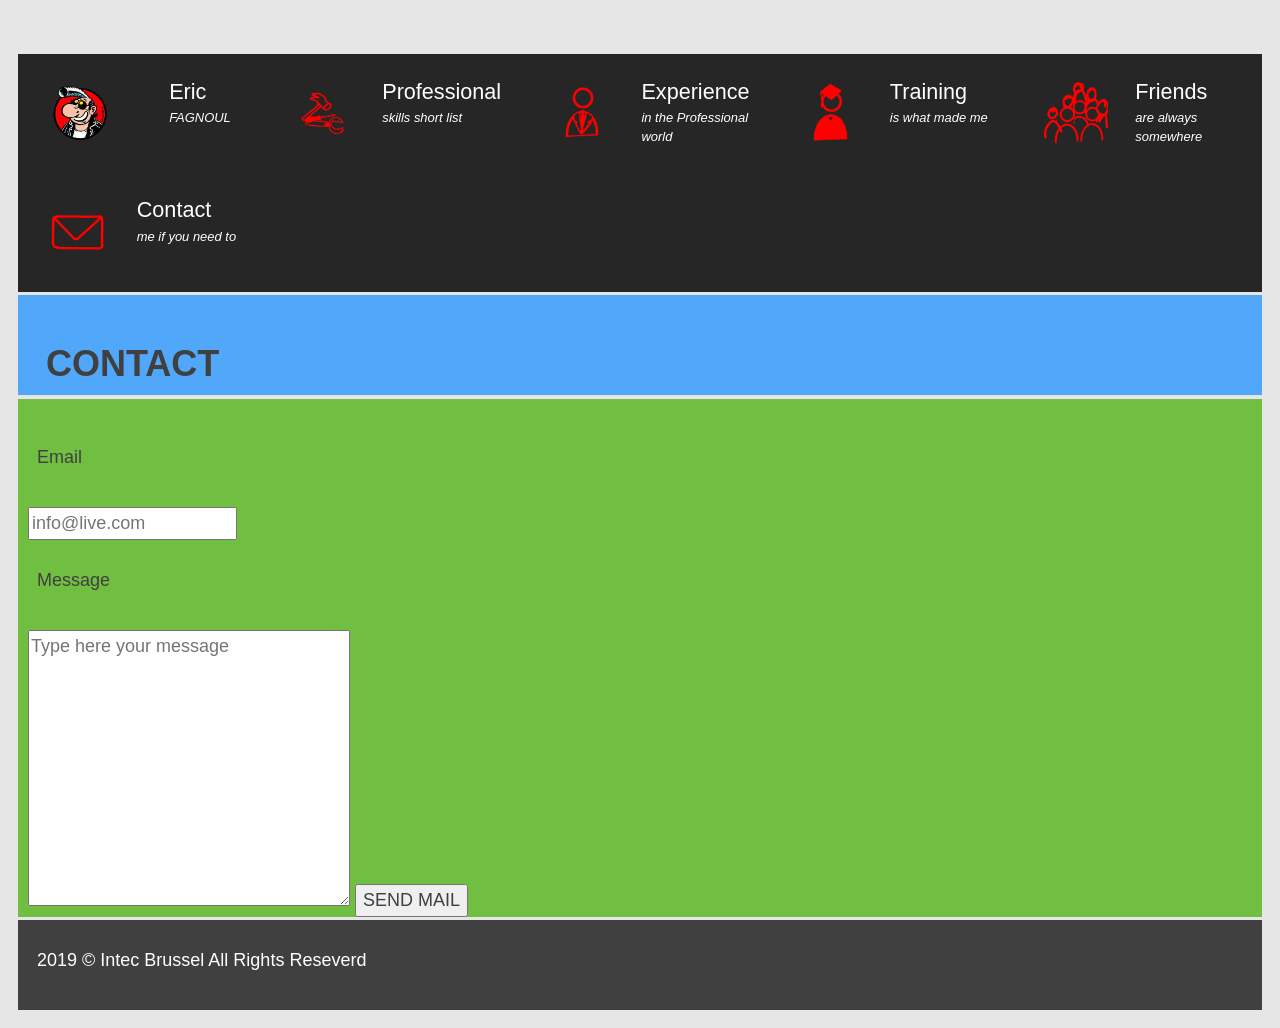
<file: MyPortfolio/contact.html>
<!DOCTYPE html>
<html>

<head>
  <meta charset='utf-8'>
  <meta http-equiv='X-UA-Compatible' content='IE=edge'>
  <title>Page Title</title>
  <meta name='viewport' content='width=device-width, initial-scale=1'>

  <link rel='stylesheet' type='text/css' media='screen' href='CSS/main.css'>

  <script src="https://ajax.googleapis.com/ajax/libs/jquery/3.4.1/jquery.min.js"></script>
  <script>
    $(function () {
      $(".navbar").load("nav-bar.html");
      $(".footer-content").load("footer.html");
    });

  

  </script>
</head>

<body class="site">

  <header class="navbar">

  </header>

  <div class="page-title">

    <h1>CONTACT</h1>
  </div>

  <main id="content" class="main-content">

    
      <div class="form-container"></div>

      <form>
        <p>Email</p>
        <input type="text" placeholder="info@live.com" required>
        <p>Message</p>
        <textarea name="message" id="msg" cols="30" rows="10" placeholder="Type here your message" required></textarea>
        <button class="btn">SEND MAIL</button>
      </form>
    </div>
   
  </main>
   




<footer class="footer-content">


  
</footer>

</body>

</html>
</file>
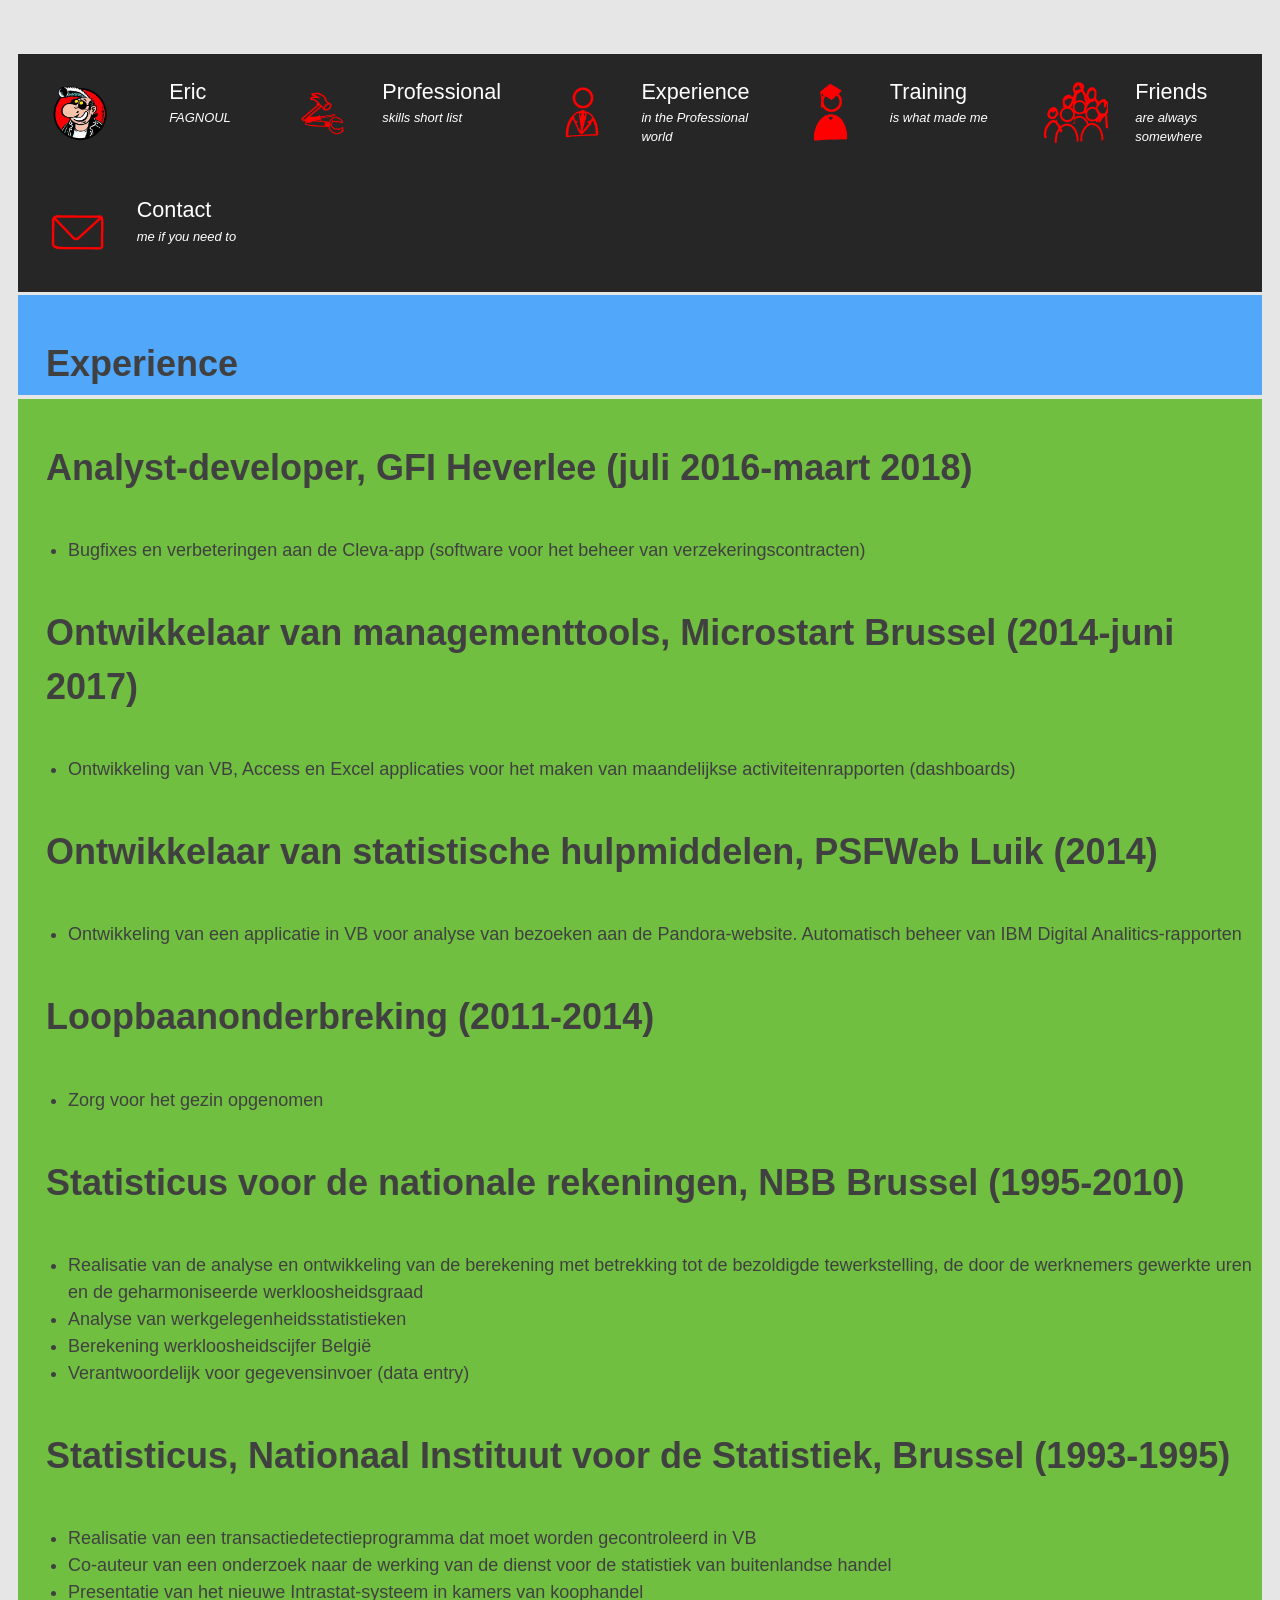
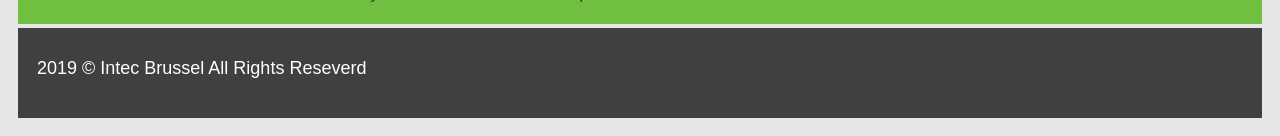
<file: MyPortfolio/experience.html>
<!DOCTYPE html>
<html>

<head>
  <meta charset='utf-8'>
  <meta http-equiv='X-UA-Compatible' content='IE=edge'>
  <title>Page Title</title>
  <meta name='viewport' content='width=device-width, initial-scale=1'>

  <link rel='stylesheet' type='text/css' media='screen' href='CSS/main.css'>

  <script src="https://ajax.googleapis.com/ajax/libs/jquery/3.4.1/jquery.min.js"></script>
  <script>
    $(function () {
      $(".navbar").load("nav-bar.html");
      $(".footer-content").load("footer.html");
    });

  </script>
</head>

<body class="site">

  <header class="navbar">

  </header>

  <div class="page-title">

    <h1>Experience</h1>
  </div>

  <main id="content" class="main-content">

    <h1>
      Analyst-developer, GFI Heverlee (juli 2016-maart 2018)</h1>
    <ul>
      <li>Bugfixes en verbeteringen aan de Cleva-app (software voor het beheer van verzekeringscontracten)</li>
    </ul>


    <h1>Ontwikkelaar van managementtools, Microstart Brussel (2014-juni 2017)</h1>
    <ul>
      <li>Ontwikkeling van VB, Access en Excel applicaties voor het maken van maandelijkse activiteitenrapporten
        (dashboards)</li>
    </ul>


    <h1>Ontwikkelaar van statistische hulpmiddelen, PSFWeb Luik (2014)</h1>
    <ul>
      <li>Ontwikkeling van een applicatie in VB voor analyse van bezoeken aan de Pandora-website. Automatisch beheer
        van IBM Digital Analitics-rapporten</li> </ul> <h1>Loopbaanonderbreking (2011-2014)</h1>
          <ul>
            <li>Zorg voor het gezin opgenomen</li>
          </ul>


          <h1>Statisticus voor de nationale rekeningen, NBB Brussel (1995-2010)</h1>
          <ul>
            <li>Realisatie van de analyse en ontwikkeling van de berekening met betrekking tot de bezoldigde
              tewerkstelling,
              de door de werknemers gewerkte uren en de geharmoniseerde werkloosheidsgraad</li>
            <li>Analyse van werkgelegenheidsstatistieken</li>
            <li>Berekening werkloosheidscijfer België</li>
            <li>Verantwoordelijk voor gegevensinvoer (data entry)</li>
          </ul>


          <h1>Statisticus, Nationaal Instituut voor de Statistiek, Brussel (1993-1995)</h1>
          <ul>
            <li>Realisatie van een transactiedetectieprogramma dat moet worden gecontroleerd in VB</li>
            <li>Co-auteur van een onderzoek naar de werking van de dienst voor de statistiek van buitenlandse handel
            </li>
            <li>Presentatie van het nieuwe Intrastat-systeem in kamers van koophandel</li>
          </ul>




  </main>

  <footer class="footer-content">

   
  </footer>

</body>

</html>
</file>
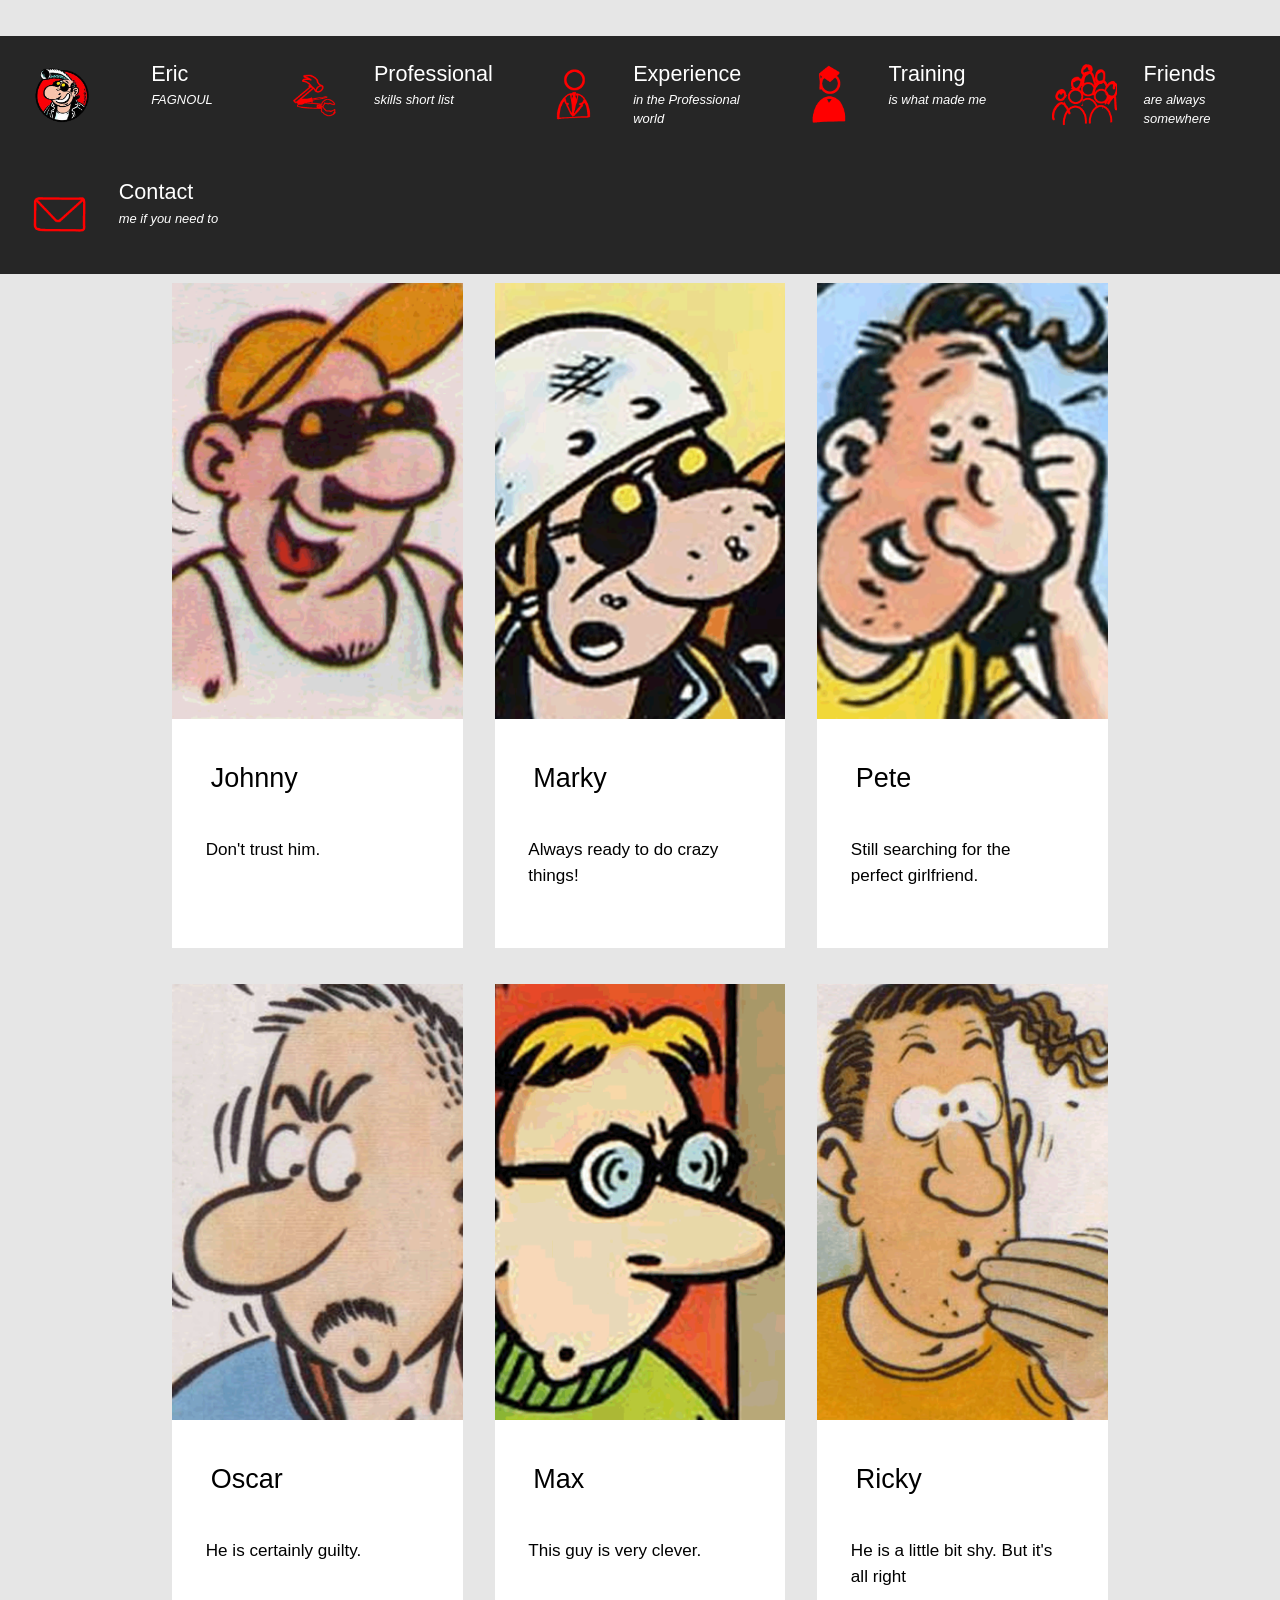
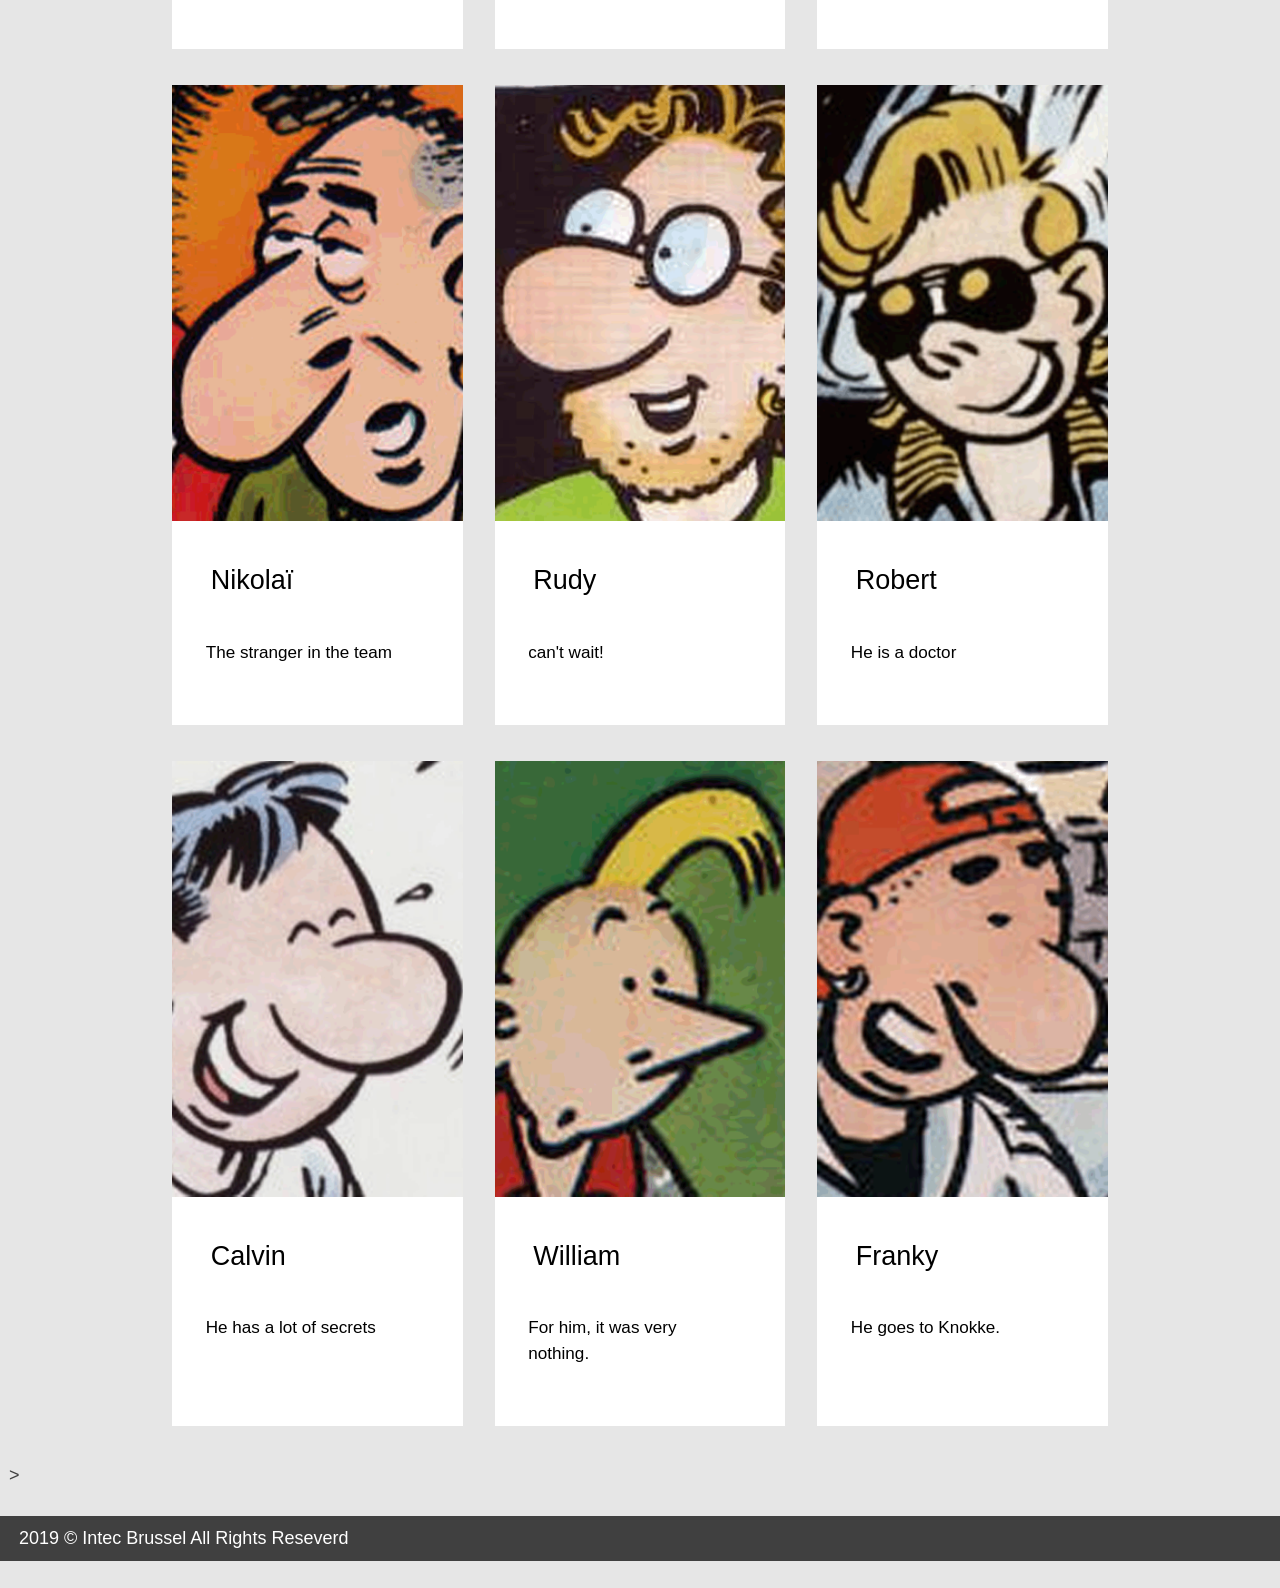
<file: MyPortfolio/friends.html>
<!DOCTYPE html>
<html lang="en-US">
   

<head>
  <meta charset='utf-8'>
 
  <title>Page Title</title>
  <meta name='viewport' content='width=device-width, initial-scale=1'>

  <link rel='stylesheet' type='text/css' media='screen' href='CSS/main.css'>
  

  <script src="https://ajax.googleapis.com/ajax/libs/jquery/3.4.1/jquery.min.js"></script>
  <script>
    $(function () {
      $(".navbar").load("nav-bar.html");
    });

  </script>


  <script>
    $(function () {
      $(".myFriends").load("Responsive_Cards_Layout/card-layout-short.html");
      $(".footer-content").load("footer.html");
    });
  </script>
</head>

<body class="no_site">

  <header class="navbar">

  </header>

  <div class="myFriends">


  </div>
  <footer class="footer-content">
    
   
    </footer>
</body>

</html>
</file>
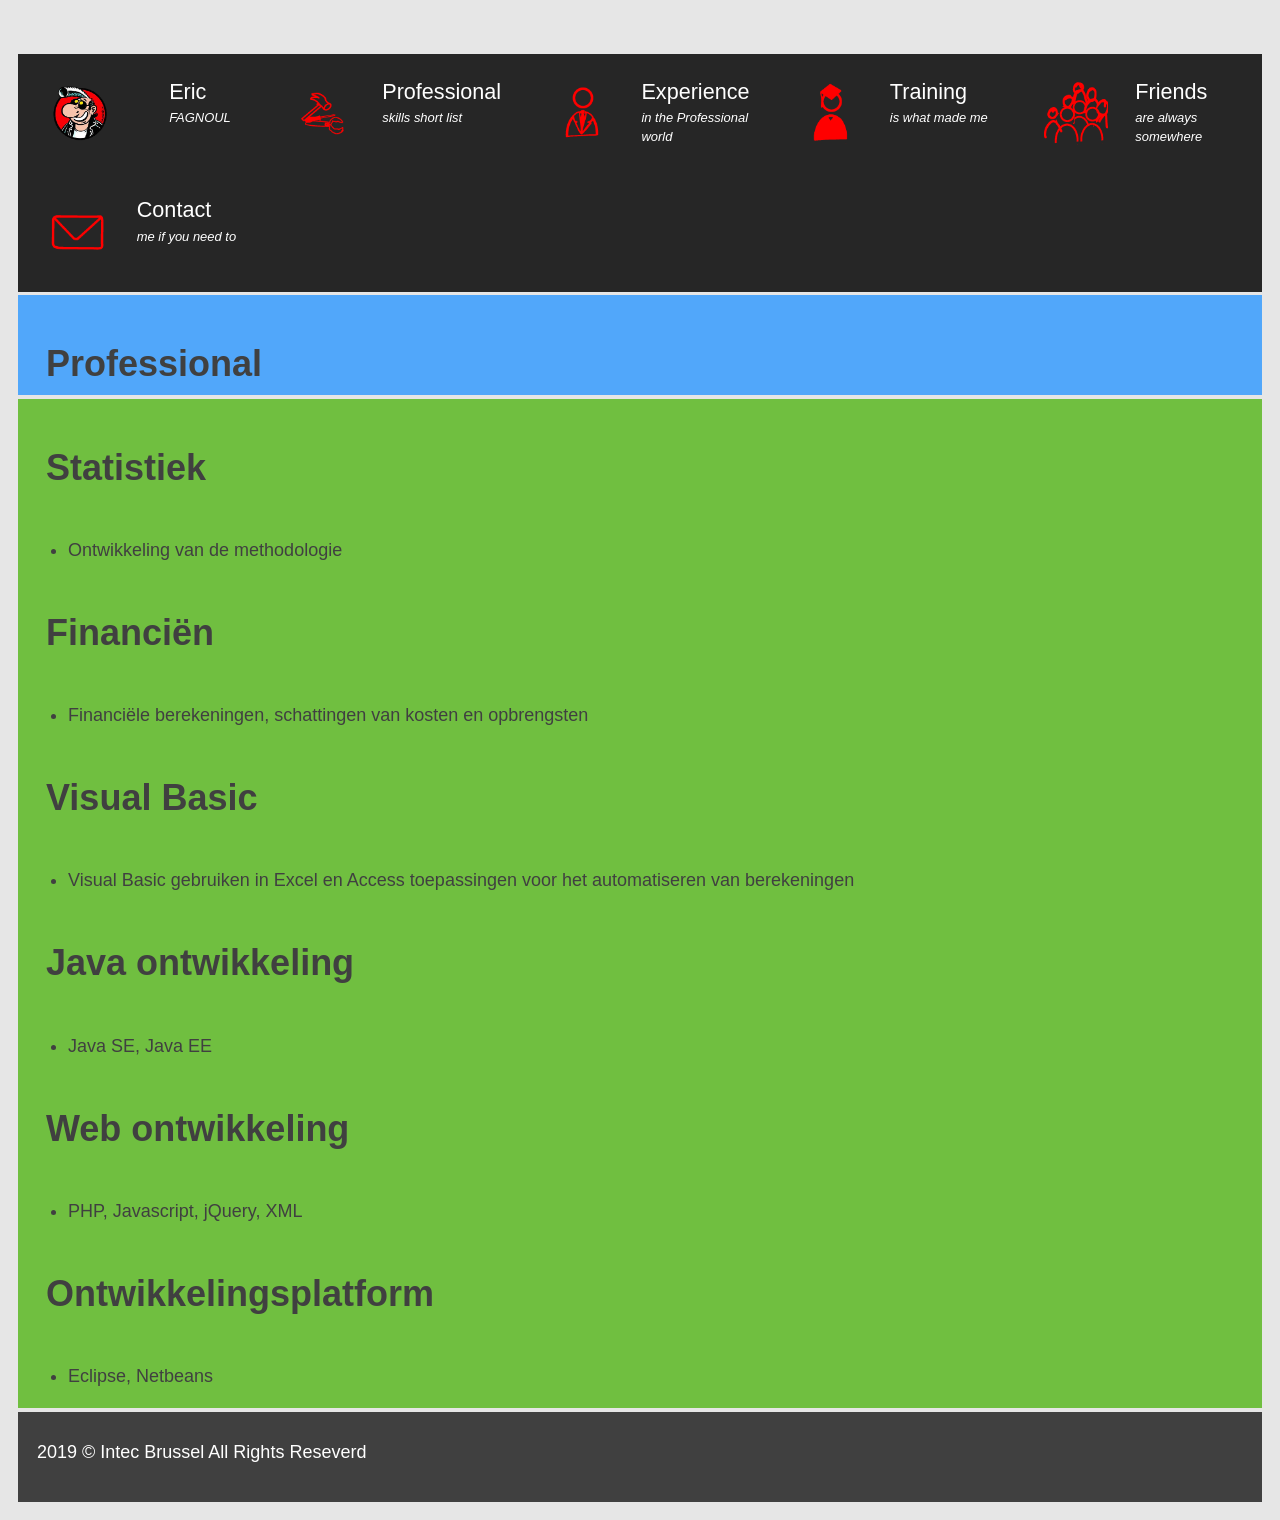
<file: MyPortfolio/professional.html>
<!DOCTYPE html>
<html>

<head>
  <meta charset='utf-8'>
  <meta http-equiv='X-UA-Compatible' content='IE=edge'>
  <title>Page Title</title>
  <meta name='viewport' content='width=device-width, initial-scale=1'>

  <link rel='stylesheet' type='text/css' media='screen' href='CSS/main.css'>

  <script src="https://ajax.googleapis.com/ajax/libs/jquery/3.4.1/jquery.min.js"></script>
  <script>
    $(function () {
      $(".navbar").load("nav-bar.html");
      $(".footer-content").load("footer.html");
    });

  </script>
</head>

<body class="site">

  <header class="navbar">

  </header>

  <div class="page-title">
   
    <h1>Professional</h1>
  </div>

  <main id="content" class="main-content">
    <h1>Statistiek</h1>
    <ul><li>Ontwikkeling van de methodologie</li></ul>
    <h1>Financiën</h1>
    <ul><li>Financiële berekeningen, schattingen van kosten en opbrengsten</li></ul>
    <h1>Visual Basic</h1>
    <ul><li>Visual Basic gebruiken in Excel en Access toepassingen voor het automatiseren van berekeningen</li></ul>
    <h1>Java ontwikkeling</h1>
    <ul><li>Java SE, Java EE</li></ul>
    <h1> Web ontwikkeling</h1>
    <ul><li>PHP, Javascript,  jQuery, XML</li></ul>    
    <h1>Ontwikkelingsplatform</h1>
    <ul><li>Eclipse, Netbeans</li></ul>
      
      
      
      
      
      
      
     
      
      
      
  </main>

  <footer class="footer-content">
    
  
  </footer>

</body>

</html>
</file>
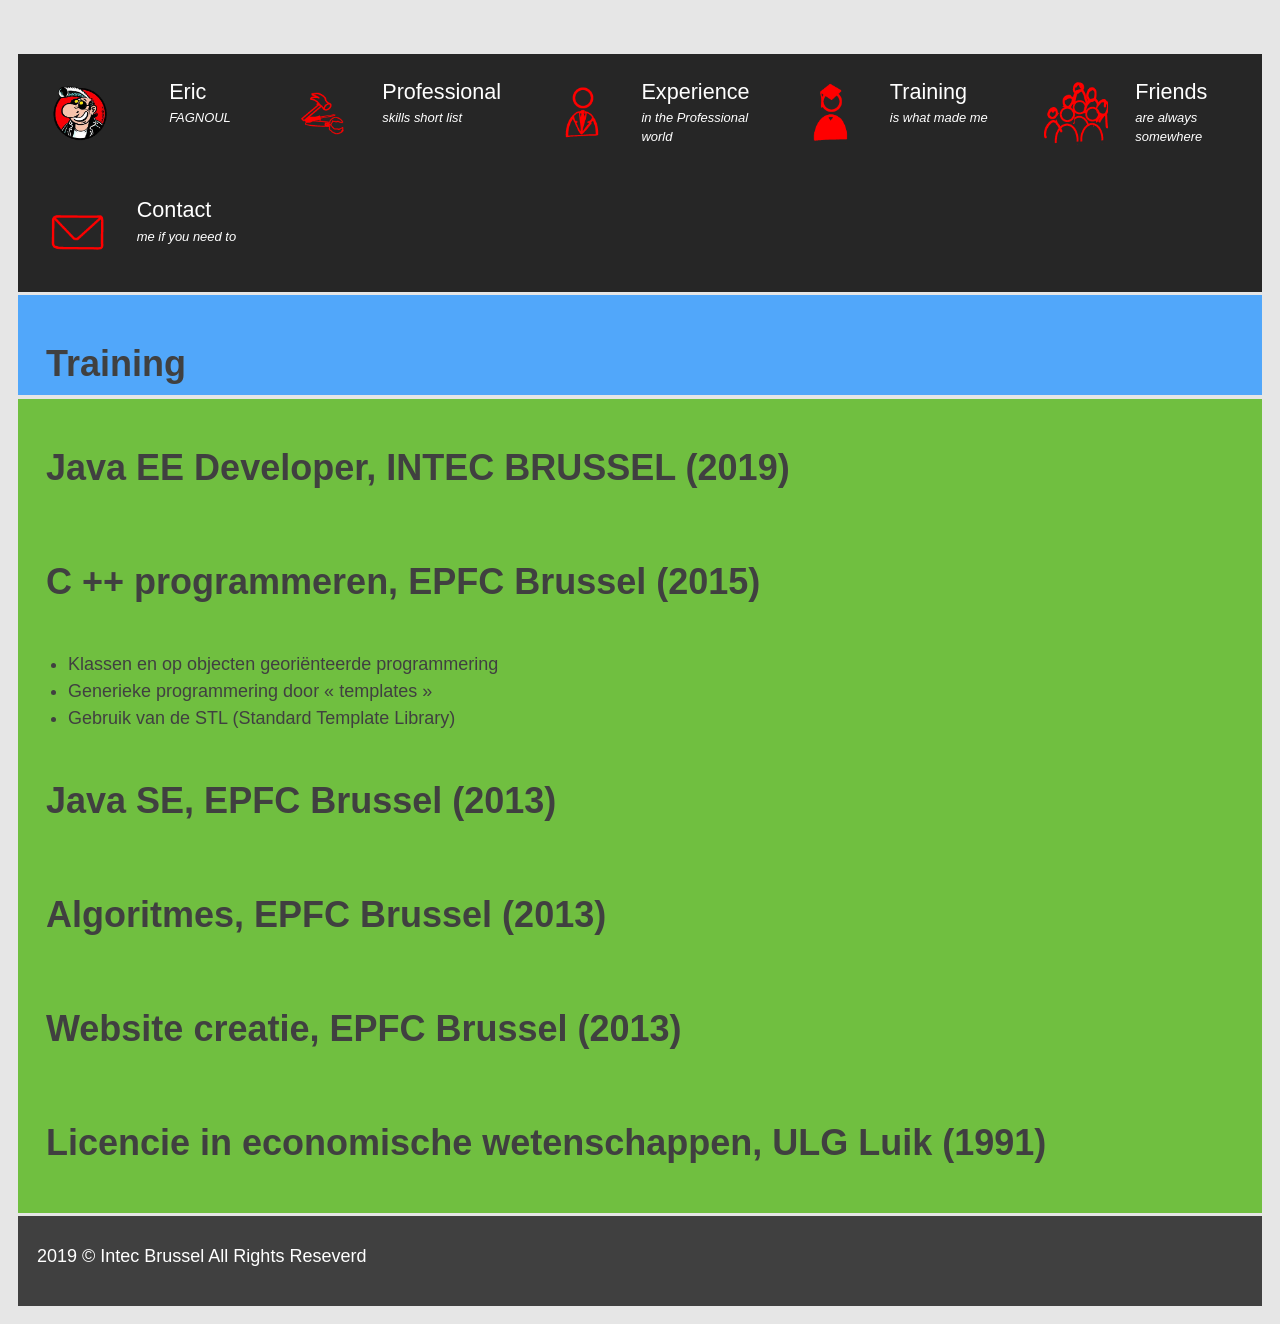
<file: MyPortfolio/training.html>
<!DOCTYPE html>
<html>

<head>
  <meta charset='utf-8'>
  <meta http-equiv='X-UA-Compatible' content='IE=edge'>
  <title>Page Title</title>
  <meta name='viewport' content='width=device-width, initial-scale=1'>

  <link rel='stylesheet' type='text/css' media='screen' href='CSS/main.css'>

  <script src="https://ajax.googleapis.com/ajax/libs/jquery/3.4.1/jquery.min.js"></script>
  <script>
    $(function () {
      $(".navbar").load("nav-bar.html");
      $(".footer-content").load("footer.html");
    });

  </script>
</head>

<body class="site">

  <header class="navbar">

  </header>

  <div class="page-title">
   
    <h1>Training</h1>
  </div>

  <main id="content" class="main-content">
    <h1>Java EE Developer, INTEC BRUSSEL  (2019)</h1>
    <h1>C ++ programmeren, EPFC Brussel (2015)</h1>
    <ul>
      <li>Klassen en op objecten georiënteerde programmering</li>
      <li>Generieke programmering door  « templates »</li>
      <li>Gebruik van de STL (Standard Template Library)</li>
    </ul>
    <h1>Java SE, EPFC Brussel (2013)</h1>
    <h1>Algoritmes, EPFC Brussel (2013)</h1>
    <h1>Website creatie, EPFC Brussel (2013)</h1>
    <h1>Licencie in economische wetenschappen, ULG Luik (1991)</h1>
    
    
    
    
  </main>

  <footer class="footer-content">
    
   
  </footer>

</body>

</html>
</file>
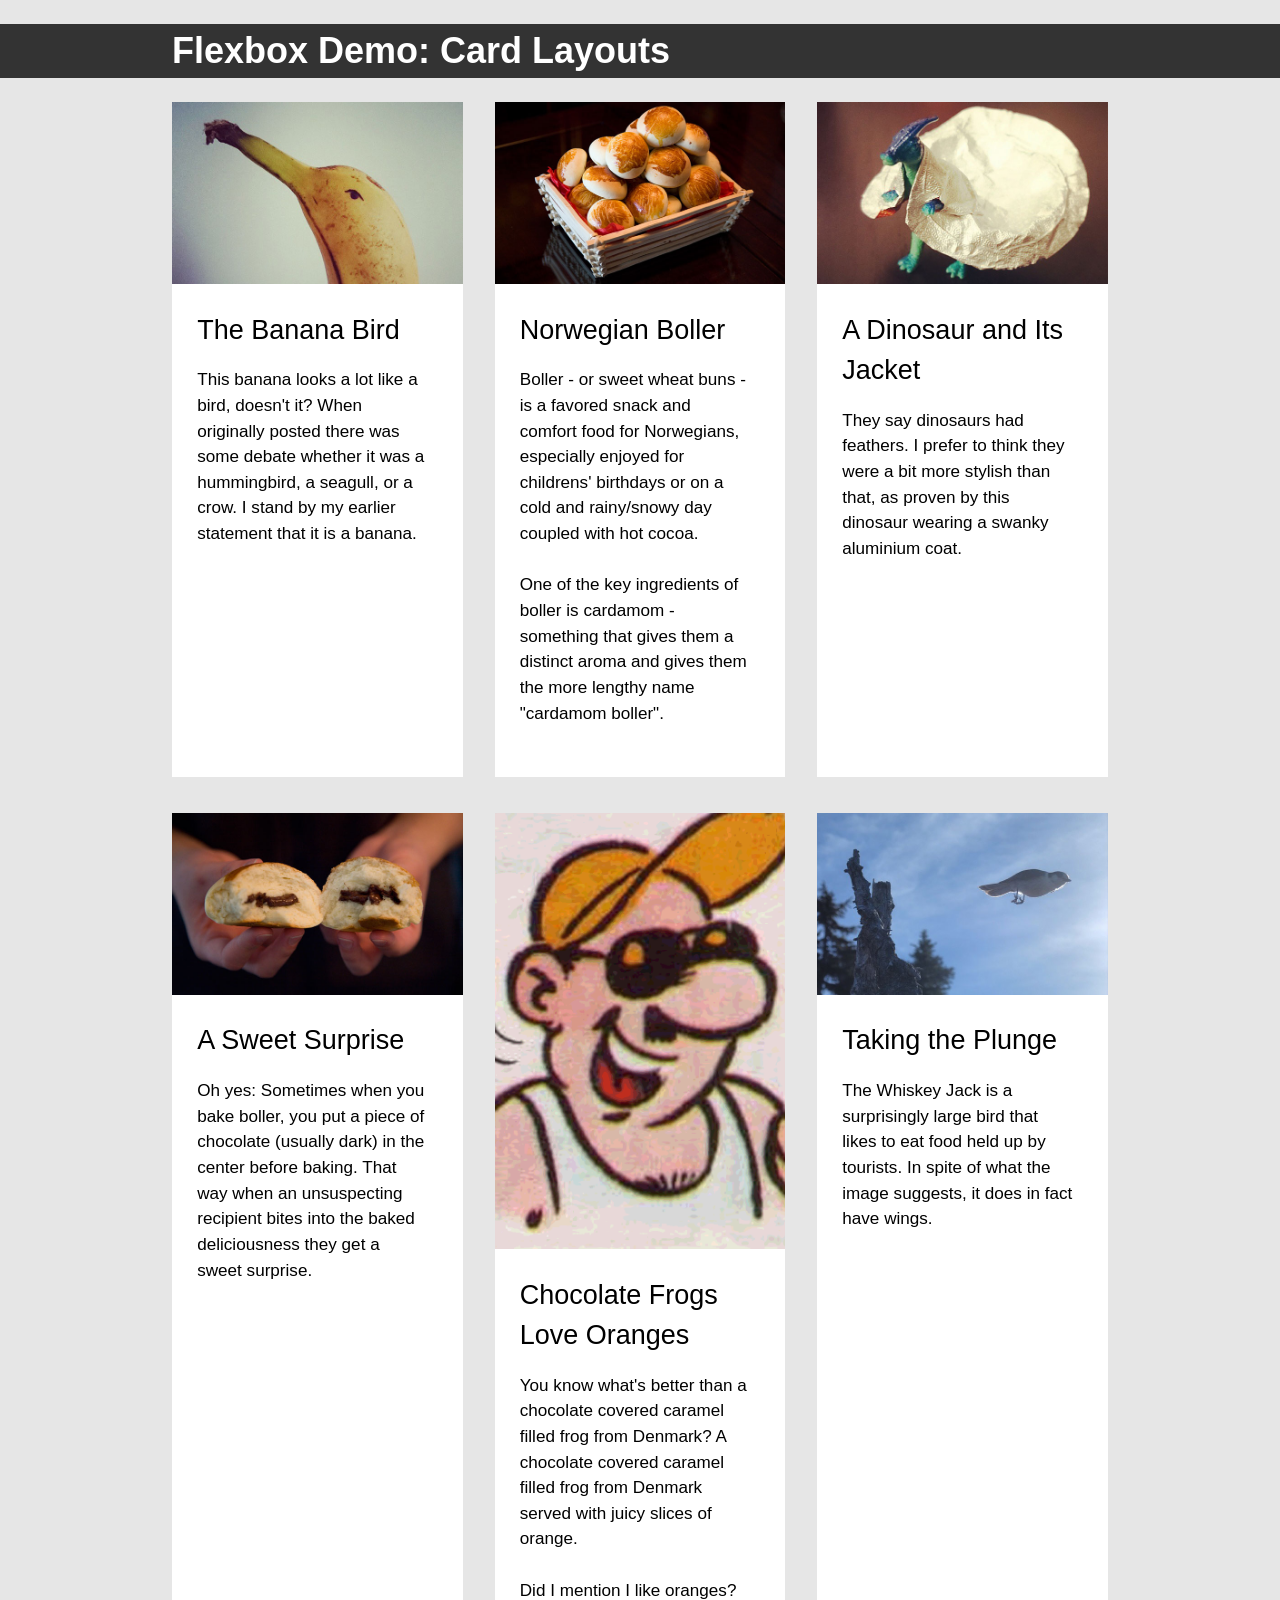
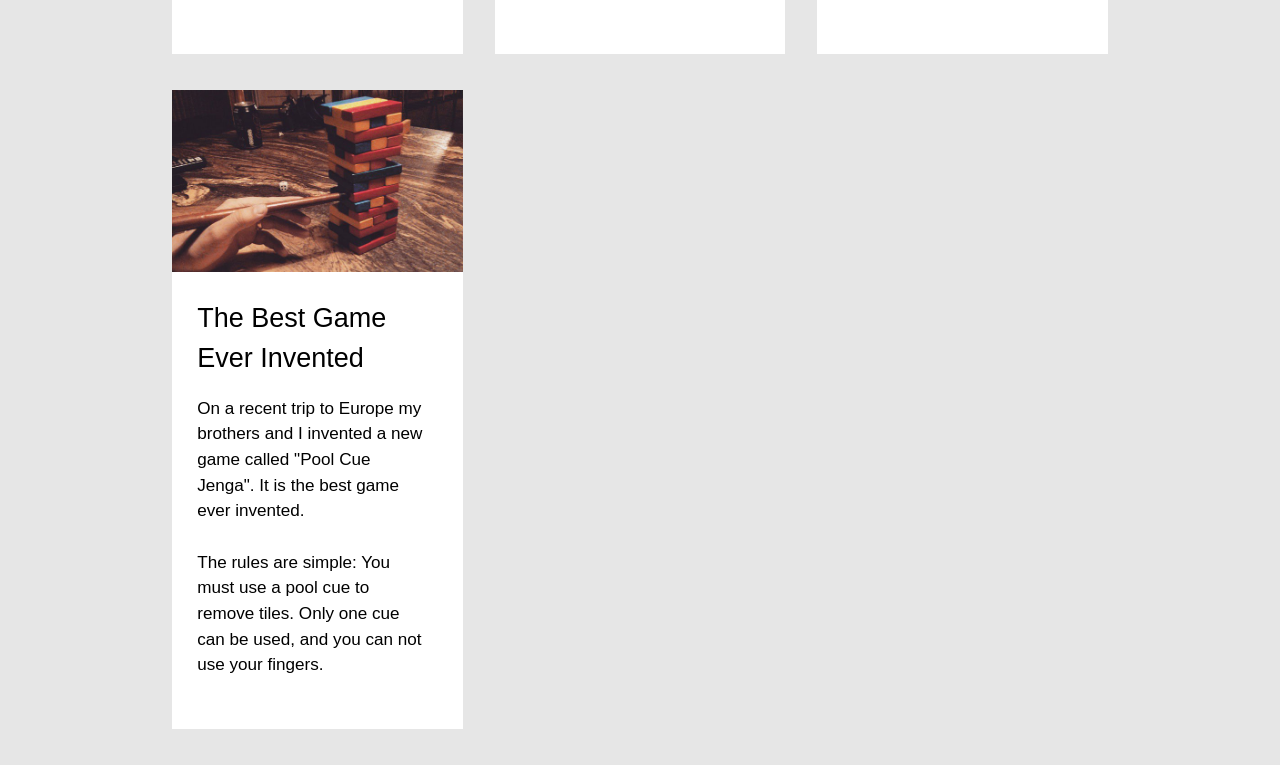
<file: MyPortfolio/Responsive_Cards_Layout/card-layout.html>
<!DOCTYPE html>
<html lang="en-US">

<head>
    <meta charset="UTF-8">
    <meta name="viewport" content="width=device-width, initial-scale=1">

    <title>Flexbox Card Demos</title>

    <link rel="stylesheet" href="CSS/style-card.css" type="text/css" media="all">
    <link rel="stylesheet" href="http://maxcdn.bootstrapcdn.com/font-awesome/4.3.0/css/font-awesome.min.css">
    

</head>

<body>

    <header class="masthead clear">
        <div class="centered">

            <div class="site-branding">
                <h1 class="site-title">Flexbox Demo: Card Layouts</h1>
            </div><!-- .site-title -->
        </div><!-- .centered -->
    </header><!-- .masthead -->

    <main class="main-area">

        <div class="centered">


            <section class="cards">

                <article class="card">
                    <a href="#">
                        <figure class="thumbnail">
                            <img src="images/banana-wide.jpg" alt="A banana that looks like a bird">
                        </figure>
                        <div class="card-content">
                            <h2>The Banana Bird</h2>
                            <p>This banana looks a lot like a bird, doesn't it? When originally posted there was some
                                debate whether it was a hummingbird, a seagull, or a crow. I stand by my earlier
                                statement that it is a banana.</p>
                        </div><!-- .card-content -->
                    </a>
                </article><!-- .card -->

                <article class="card">
                    <a href="#">
                        <figure class="thumbnail">
                            <img src="images/boller.jpg" alt="Norwegian boller">
                        </figure>
                        <div class="card-content">
                            <h2>Norwegian Boller</h2>
                            <p>Boller - or sweet wheat buns - is a favored snack and comfort food for Norwegians,
                                especially enjoyed for childrens' birthdays or on a cold and rainy/snowy day coupled
                                with hot cocoa.</p>
                            <p>One of the key ingredients of boller is cardamom - something that gives them a distinct
                                aroma and gives them the more lengthy name "cardamom boller".</p>
                        </div><!-- .card-content -->
                    </a>
                </article><!-- .card -->

                <article class="card">
                    <a href="#">
                        <figure class="thumbnail">
                            <img src="images/dinosaur-jacket.jpg" alt="A dinosaur wearing an aluminium jacket">
                        </figure>
                        <div class="card-content">
                            <h2>A Dinosaur and Its Jacket</h2>
                            <p>They say dinosaurs had feathers. I prefer to think they were a bit more stylish than
                                that, as proven by this dinosaur wearing a swanky aluminium coat.</p>
                        </div><!-- .card-content -->
                    </a>
                </article><!-- .card -->

                <article class="card">
                    <a href="#">
                        <figure class="thumbnail">
                            <img src="images/boller-surprise.jpg" alt="Chocolate filled boller">
                        </figure>
                        <div class="card-content">
                            <h2>A Sweet Surprise</h2>
                            <p>Oh yes: Sometimes when you bake boller, you put a piece of chocolate (usually dark) in
                                the center before baking. That way when an unsuspecting recipient bites into the baked
                                deliciousness they get a sweet surprise.</p>
                        </div><!-- .card-content -->
                    </a>
                </article><!-- .card -->

                <article class="card">
                    <a href="#">
                        <figure class="thumbnail">
                            <img src="images/Ami01.gif" alt="Chocolate frog on oranges">
                        </figure>
                        <div class="card-content">
                            <h2>Chocolate Frogs Love Oranges</h2>
                            <p>You know what's better than a chocolate covered caramel filled frog from Denmark? A
                                chocolate covered caramel filled frog from Denmark served with juicy slices of orange.
                            </p>
                            <p>Did I mention I like oranges?</p>
                        </div><!-- .card-content -->
                    </a>
                </article><!-- .card -->

                <article class="card">
                    <a href="#">
                        <figure class="thumbnail">
                            <img src="images/diving-bird.jpg" alt="A whiskey jack taking a dive">
                        </figure>
                        <div class="card-content">
                            <h2>Taking the Plunge</h2>
                            <p>The Whiskey Jack is a surprisingly large bird that likes to eat food held up by tourists.
                                In spite of what the image suggests, it does in fact have wings.</p>
                           
                           
                        </div><!-- .card-content -->
                    </a>
                </article><!-- .card -->

                <article class="card">
                    <a href="#">
                        <figure class="thumbnail">
                            <img src="images/pool-cue-jenga.jpg" alt="Playing Jenga with pool cues">
                        </figure>
                        <div class="card-content">
                            <h2>The Best Game Ever Invented</h2>
                            <p>On a recent trip to Europe my brothers and I invented a new game called "Pool Cue Jenga".
                                It is the best game ever invented.</p>
                            <p>The rules are simple: You must use a pool cue to remove tiles. Only one cue can be used,
                                and you can not use your fingers.</p>
                        </div><!-- .card-content -->
                    </a>
                </article><!-- .card -->

            </section><!-- .cards -->

        </div><!-- .centered -->

    </main>

</body>

</html>
</file>
<file: MyPortfolio/CSS/main.css>
@import "nav-base.css";
@import "nav-advanced.css";
@import "typography.css";
@import "responsive.css";
@import "grid.css";
@import "style-main.css";
@import "../Responsive_Cards_Layout/CSS/style-card.css";
@import "reset.css";
</file>
<file: MyPortfolio/Responsive_Cards_Layout/CSS/style-card.css>
/*
The primary stylesheet for the Flexbox Cards Demo web page. This sheet pulls in all the components in order of appearance.
*/

@import url('reset.css');
@import url('layout.css');
@import url('typography.css');
@import url('card-styles.css');
</file>
